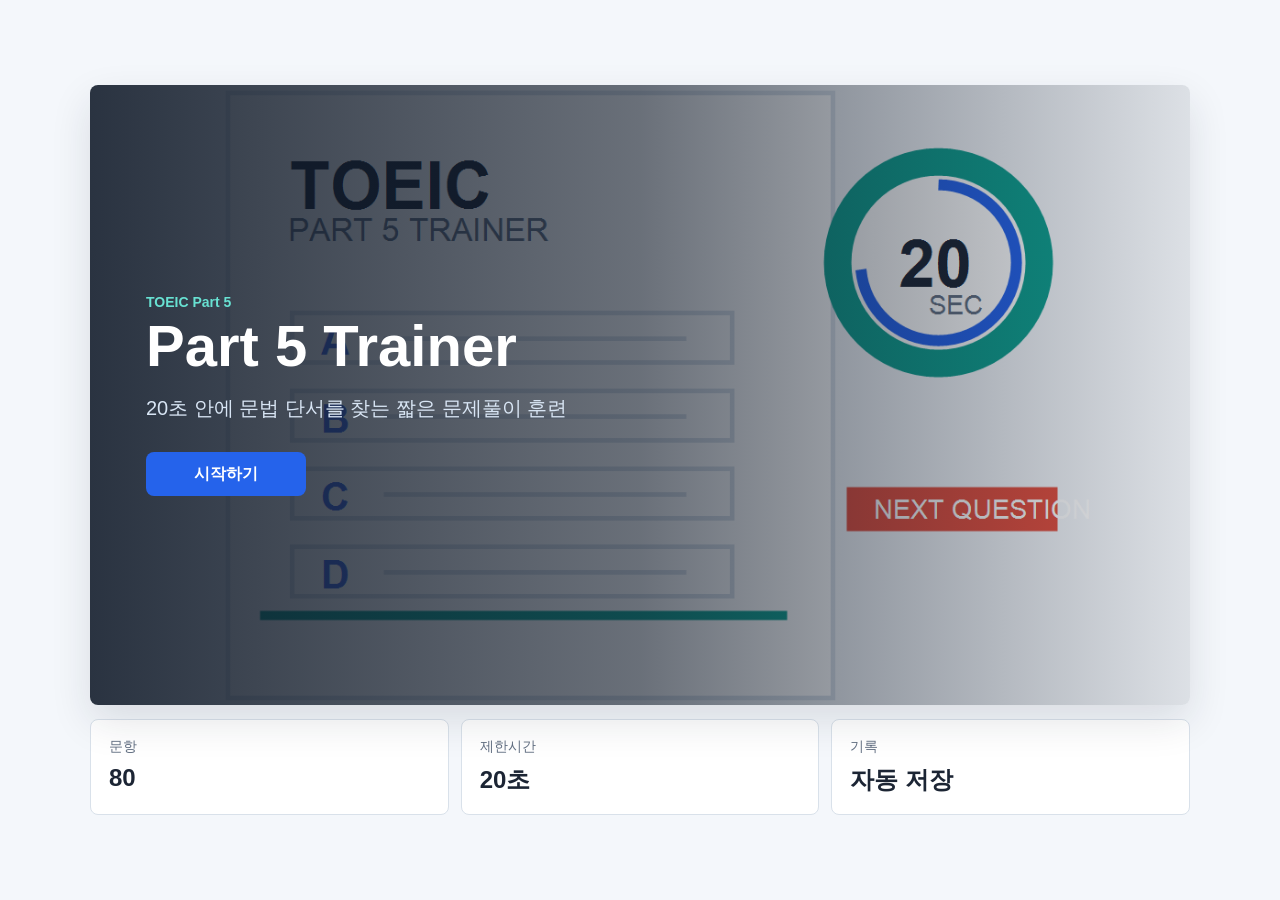
<file: index.html>
<!DOCTYPE html>
<html lang="ko">
<head>
    <meta charset="UTF-8">
    <meta name="viewport" content="width=device-width, initial-scale=1.0">
    <title>TOEIC Part 5 Trainer</title>
    <link rel="stylesheet" href="styles.css">
</head>
<body class="home-page">
    <main class="home-shell" aria-labelledby="home-title">
        <section class="home-hero">
            <div class="home-copy">
                <p class="eyebrow">TOEIC Part 5</p>
                <h1 id="home-title">Part 5 Trainer</h1>
                <p class="home-subtitle">20초 안에 문법 단서를 찾는 짧은 문제풀이 훈련</p>
                <a class="primary-button start-button" href="practice.html">시작하기</a>
            </div>
        </section>

        <section class="home-summary" aria-label="학습 구성">
            <div>
                <span>문항</span>
                <strong>80</strong>
            </div>
            <div>
                <span>제한시간</span>
                <strong>20초</strong>
            </div>
            <div>
                <span>기록</span>
                <strong>자동 저장</strong>
            </div>
        </section>
    </main>
</body>
</html>
</file>
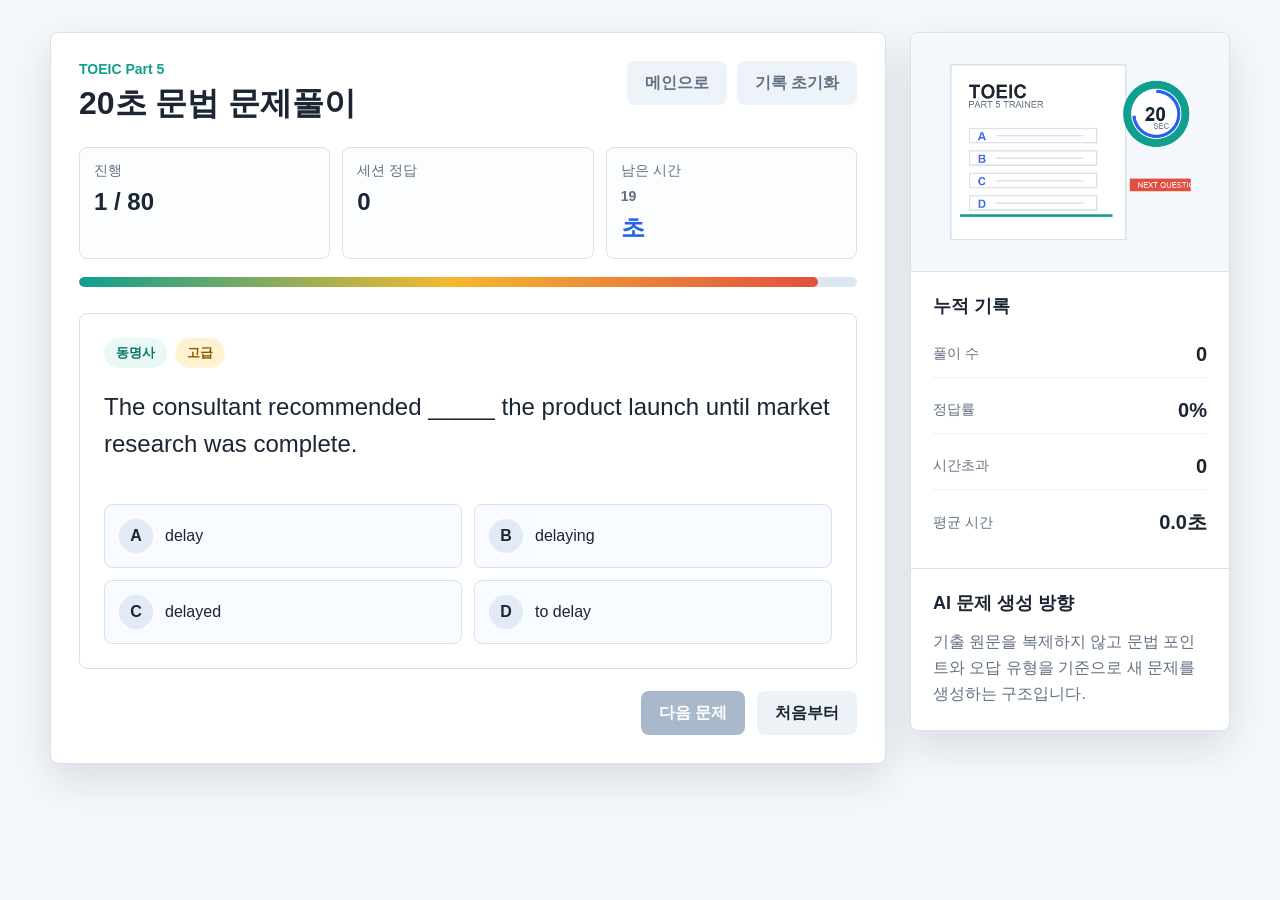
<file: practice.html>
<!DOCTYPE html>
<html lang="ko">
<head>
    <meta charset="UTF-8">
    <meta name="viewport" content="width=device-width, initial-scale=1.0">
    <title>TOEIC Part 5 Practice</title>
    <link rel="stylesheet" href="styles.css">
</head>
<body>
    <main class="app-shell">
        <section class="practice-panel" aria-labelledby="app-title">
            <header class="topbar">
                <div>
                    <p class="eyebrow">TOEIC Part 5</p>
                    <h1 id="app-title">20초 문법 문제풀이</h1>
                </div>
                <div class="topbar-actions">
                    <a class="ghost-button link-button" href="index.html">메인으로</a>
                    <button class="ghost-button" id="resetStatsButton" type="button">기록 초기화</button>
                </div>
            </header>

            <div class="status-grid" aria-label="학습 상태">
                <div class="status-item">
                    <span>진행</span>
                    <strong id="progressText">1 / 80</strong>
                </div>
                <div class="status-item">
                    <span>세션 정답</span>
                    <strong id="sessionScoreText">0</strong>
                </div>
                <div class="status-item timer-status">
                    <span>남은 시간</span>
                    <strong><span id="timeLeftText">20</span>초</strong>
                </div>
            </div>

            <div class="timer-track" aria-hidden="true">
                <div class="timer-fill" id="timerFill"></div>
            </div>

            <article class="question-box" aria-live="polite">
                <div class="question-meta">
                    <span id="grammarPointText">품사</span>
                    <span id="difficultyText">중급</span>
                </div>
                <p class="question-sentence" id="sentenceText"></p>
                <div class="choices" id="choicesContainer"></div>
            </article>

            <section class="result-panel hidden" id="resultPanel" aria-live="polite">
                <p class="result-title" id="resultTitle"></p>
                <p class="answer-line" id="answerLine"></p>
                <p class="explanation" id="explanationText"></p>
            </section>

            <div class="actions">
                <button class="primary-button" id="nextButton" type="button" disabled>다음 문제</button>
                <button class="secondary-button" id="restartButton" type="button">처음부터</button>
            </div>
        </section>

        <aside class="side-panel" aria-label="누적 기록과 학습 방향">
            <img class="study-visual" src="assets/toeic-practice.png" alt="TOEIC Part 5 학습 일러스트">
            <div class="stats-block">
                <h2>누적 기록</h2>
                <dl class="stats-list">
                    <div>
                        <dt>풀이 수</dt>
                        <dd id="totalSolvedText">0</dd>
                    </div>
                    <div>
                        <dt>정답률</dt>
                        <dd id="accuracyText">0%</dd>
                    </div>
                    <div>
                        <dt>시간초과</dt>
                        <dd id="timeoutText">0</dd>
                    </div>
                    <div>
                        <dt>평균 시간</dt>
                        <dd id="averageTimeText">0.0초</dd>
                    </div>
                </dl>
            </div>
            <div class="guide-block">
                <h2>AI 문제 생성 방향</h2>
                <p>기출 원문을 복제하지 않고 문법 포인트와 오답 유형을 기준으로 새 문제를 생성하는 구조입니다.</p>
            </div>
        </aside>
    </main>

    <script src="questions.js"></script>
    <script src="app.js"></script>
</body>
</html>
</file>
<file: styles.css>
:root {
    --ink: #1c2534;
    --muted: #637083;
    --line: #d9e1ea;
    --surface: #ffffff;
    --page: #f4f7fb;
    --blue: #2563eb;
    --teal: #0f9f8f;
    --coral: #e34f3f;
    --amber: #f5b82e;
    --green: #18a058;
    --shadow: 0 16px 40px rgba(28, 37, 52, 0.12);
}

* {
    box-sizing: border-box;
}

body {
    margin: 0;
    min-height: 100vh;
    background: var(--page);
    color: var(--ink);
    font-family: Arial, "Malgun Gothic", sans-serif;
}

button {
    font: inherit;
}

.app-shell {
    display: grid;
    grid-template-columns: minmax(0, 1fr) 320px;
    gap: 24px;
    width: min(1180px, calc(100% - 32px));
    margin: 0 auto;
    padding: 32px 0;
}

.practice-panel,
.side-panel {
    background: var(--surface);
    border: 1px solid var(--line);
    border-radius: 8px;
    box-shadow: var(--shadow);
}

.practice-panel {
    display: flex;
    flex-direction: column;
    min-height: 720px;
    padding: 28px;
}

.topbar {
    display: flex;
    align-items: flex-start;
    justify-content: space-between;
    gap: 16px;
    margin-bottom: 24px;
}

.eyebrow {
    margin: 0 0 6px;
    color: var(--teal);
    font-size: 14px;
    font-weight: 700;
    letter-spacing: 0;
}

h1,
h2,
p {
    margin-top: 0;
}

h1 {
    margin-bottom: 0;
    font-size: 32px;
    line-height: 1.25;
}

h2 {
    margin-bottom: 14px;
    font-size: 18px;
}

.ghost-button,
.secondary-button,
.primary-button {
    min-height: 44px;
    border: 0;
    border-radius: 8px;
    padding: 0 18px;
    cursor: pointer;
    font-weight: 700;
    white-space: nowrap;
}

.ghost-button {
    background: #eef3f9;
    color: var(--muted);
}

.ghost-button:hover,
.secondary-button:hover {
    background: #e1eaf5;
}

.status-grid {
    display: grid;
    grid-template-columns: repeat(3, minmax(0, 1fr));
    gap: 12px;
}

.status-item {
    min-height: 78px;
    border: 1px solid var(--line);
    border-radius: 8px;
    padding: 14px;
    background: #fbfdff;
}

.status-item span {
    display: block;
    margin-bottom: 8px;
    color: var(--muted);
    font-size: 14px;
}

.status-item strong {
    display: block;
    font-size: 24px;
}

.timer-status strong {
    color: var(--blue);
}

.timer-track {
    height: 10px;
    margin: 18px 0 26px;
    overflow: hidden;
    border-radius: 999px;
    background: #dde7f2;
}

.timer-fill {
    width: 100%;
    height: 100%;
    border-radius: inherit;
    background: linear-gradient(90deg, var(--teal), var(--amber), var(--coral));
    transition: width 0.25s linear;
}

.question-box {
    min-height: 342px;
    border: 1px solid var(--line);
    border-radius: 8px;
    padding: 24px;
    background: #ffffff;
}

.question-meta {
    display: flex;
    gap: 8px;
    flex-wrap: wrap;
    margin-bottom: 20px;
}

.question-meta span {
    display: inline-flex;
    align-items: center;
    min-height: 30px;
    border-radius: 999px;
    padding: 0 12px;
    background: #e9f7f5;
    color: #087466;
    font-size: 13px;
    font-weight: 700;
}

.question-meta span + span {
    background: #fff2d1;
    color: #8a5b00;
}

.question-sentence {
    min-height: 92px;
    margin-bottom: 24px;
    font-size: 24px;
    line-height: 1.55;
}

.choices {
    display: grid;
    grid-template-columns: repeat(2, minmax(0, 1fr));
    gap: 12px;
}

.choice-button {
    display: flex;
    align-items: center;
    gap: 12px;
    min-height: 64px;
    border: 1px solid var(--line);
    border-radius: 8px;
    padding: 12px 14px;
    background: #f8fbff;
    color: var(--ink);
    cursor: pointer;
    text-align: left;
    line-height: 1.35;
}

.choice-button:hover:not(:disabled) {
    border-color: var(--blue);
    background: #eef5ff;
}

.choice-button:disabled {
    cursor: default;
}

.choice-key {
    display: inline-flex;
    align-items: center;
    justify-content: center;
    flex: 0 0 34px;
    width: 34px;
    height: 34px;
    border-radius: 50%;
    background: #e2eaf5;
    color: var(--ink);
    font-weight: 800;
}

.choice-text {
    min-width: 0;
    overflow-wrap: anywhere;
}

.choice-button.correct {
    border-color: var(--green);
    background: #edf9f2;
}

.choice-button.correct .choice-key {
    background: var(--green);
    color: #ffffff;
}

.choice-button.wrong {
    border-color: var(--coral);
    background: #fff1ef;
}

.choice-button.wrong .choice-key {
    background: var(--coral);
    color: #ffffff;
}

.result-panel {
    min-height: 132px;
    margin-top: 18px;
    border-left: 5px solid var(--blue);
    border-radius: 8px;
    padding: 18px;
    background: #f6f9ff;
}

.result-panel.correct-result {
    border-left-color: var(--green);
}

.result-panel.wrong-result {
    border-left-color: var(--coral);
}

.result-title {
    margin-bottom: 8px;
    font-size: 20px;
    font-weight: 800;
}

.answer-line {
    margin-bottom: 8px;
    color: var(--muted);
    font-weight: 700;
}

.explanation {
    margin-bottom: 0;
    color: #334155;
    line-height: 1.65;
}

.hidden {
    display: none;
}

.actions {
    display: flex;
    justify-content: flex-end;
    gap: 12px;
    margin-top: auto;
    padding-top: 22px;
}

.primary-button {
    background: var(--blue);
    color: #ffffff;
}

.primary-button:disabled {
    background: #a9b8ca;
    cursor: not-allowed;
}

.primary-button:hover:not(:disabled) {
    background: #1d4ed8;
}

.secondary-button {
    background: #edf2f7;
    color: var(--ink);
}

.side-panel {
    align-self: start;
    overflow: hidden;
}

.study-visual {
    display: block;
    width: 100%;
    aspect-ratio: 4 / 3;
    object-fit: cover;
    border-bottom: 1px solid var(--line);
    background: #e8f2ff;
}

.stats-block,
.guide-block {
    padding: 22px;
}

.guide-block {
    border-top: 1px solid var(--line);
}

.guide-block p {
    margin-bottom: 0;
    color: var(--muted);
    line-height: 1.65;
}

.stats-list {
    display: grid;
    gap: 10px;
    margin: 0;
}

.stats-list div {
    display: flex;
    align-items: center;
    justify-content: space-between;
    min-height: 46px;
    border-bottom: 1px solid #edf1f6;
}

.stats-list div:last-child {
    border-bottom: 0;
}

.stats-list dt {
    color: var(--muted);
    font-size: 14px;
}

.stats-list dd {
    margin: 0;
    font-size: 20px;
    font-weight: 800;
}

@media (max-width: 900px) {
    .app-shell {
        grid-template-columns: 1fr;
    }

    .practice-panel {
        min-height: auto;
    }
}

@media (max-width: 620px) {
    .app-shell {
        width: min(100% - 20px, 560px);
        padding: 10px 0 20px;
        gap: 14px;
    }

    .practice-panel {
        padding: 18px;
    }

    .topbar,
    .actions {
        align-items: stretch;
        flex-direction: column;
    }

    h1 {
        font-size: 25px;
    }

    .status-grid,
    .choices {
        grid-template-columns: 1fr;
    }

    .question-box {
        padding: 18px;
    }

    .question-sentence {
        min-height: 130px;
        font-size: 20px;
    }

    .ghost-button,
    .secondary-button,
    .primary-button {
        width: 100%;
    }
}
/* Home screen */
a {
    color: inherit;
}

.home-page {
    display: flex;
    align-items: center;
}

.home-shell {
    width: min(1100px, calc(100% - 32px));
    margin: 0 auto;
    padding: 32px 0;
}

.home-hero {
    position: relative;
    display: flex;
    align-items: center;
    min-height: 620px;
    overflow: hidden;
    border-radius: 8px;
    background:
        linear-gradient(90deg, rgba(14, 24, 39, 0.88), rgba(14, 24, 39, 0.62), rgba(14, 24, 39, 0.1)),
        url("assets/toeic-practice.png") center right / cover no-repeat;
    box-shadow: var(--shadow);
}

.home-copy {
    width: min(560px, 100%);
    padding: 56px;
    color: #ffffff;
}

.home-copy .eyebrow {
    color: #68e1d2;
}

.home-copy h1 {
    margin-bottom: 16px;
    font-size: 58px;
    line-height: 1.05;
}

.home-subtitle {
    max-width: 460px;
    margin-bottom: 28px;
    color: #d8e5f4;
    font-size: 20px;
    line-height: 1.6;
}

.start-button,
.ghost-button,
.secondary-button,
.primary-button {
    display: inline-flex;
    align-items: center;
    justify-content: center;
    text-decoration: none;
}

.start-button {
    min-width: 160px;
}

.topbar-actions {
    display: flex;
    gap: 10px;
    flex-wrap: wrap;
    justify-content: flex-end;
}

.home-summary {
    display: grid;
    grid-template-columns: repeat(3, minmax(0, 1fr));
    gap: 12px;
    margin-top: 14px;
}

.home-summary div {
    min-height: 92px;
    border: 1px solid var(--line);
    border-radius: 8px;
    padding: 18px;
    background: var(--surface);
}

.home-summary span {
    display: block;
    margin-bottom: 8px;
    color: var(--muted);
    font-size: 14px;
}

.home-summary strong {
    display: block;
    font-size: 24px;
}

@media (max-width: 900px) {
    .home-page {
        align-items: flex-start;
    }

    .home-hero {
        min-height: 560px;
        background:
            linear-gradient(180deg, rgba(14, 24, 39, 0.9), rgba(14, 24, 39, 0.66)),
            url("assets/toeic-practice.png") center / cover no-repeat;
    }

    .home-copy {
        padding: 42px;
    }

    .home-copy h1 {
        font-size: 46px;
    }
}

@media (max-width: 620px) {
    .home-shell {
        width: min(100% - 20px, 560px);
        padding: 10px 0 20px;
    }

    .home-hero {
        min-height: 500px;
    }

    .home-copy {
        padding: 28px;
    }

    .home-copy h1 {
        font-size: 40px;
    }

    .home-subtitle {
        font-size: 18px;
    }

    .home-summary {
        grid-template-columns: 1fr;
    }

    .topbar-actions {
        justify-content: stretch;
    }
}
</file>
